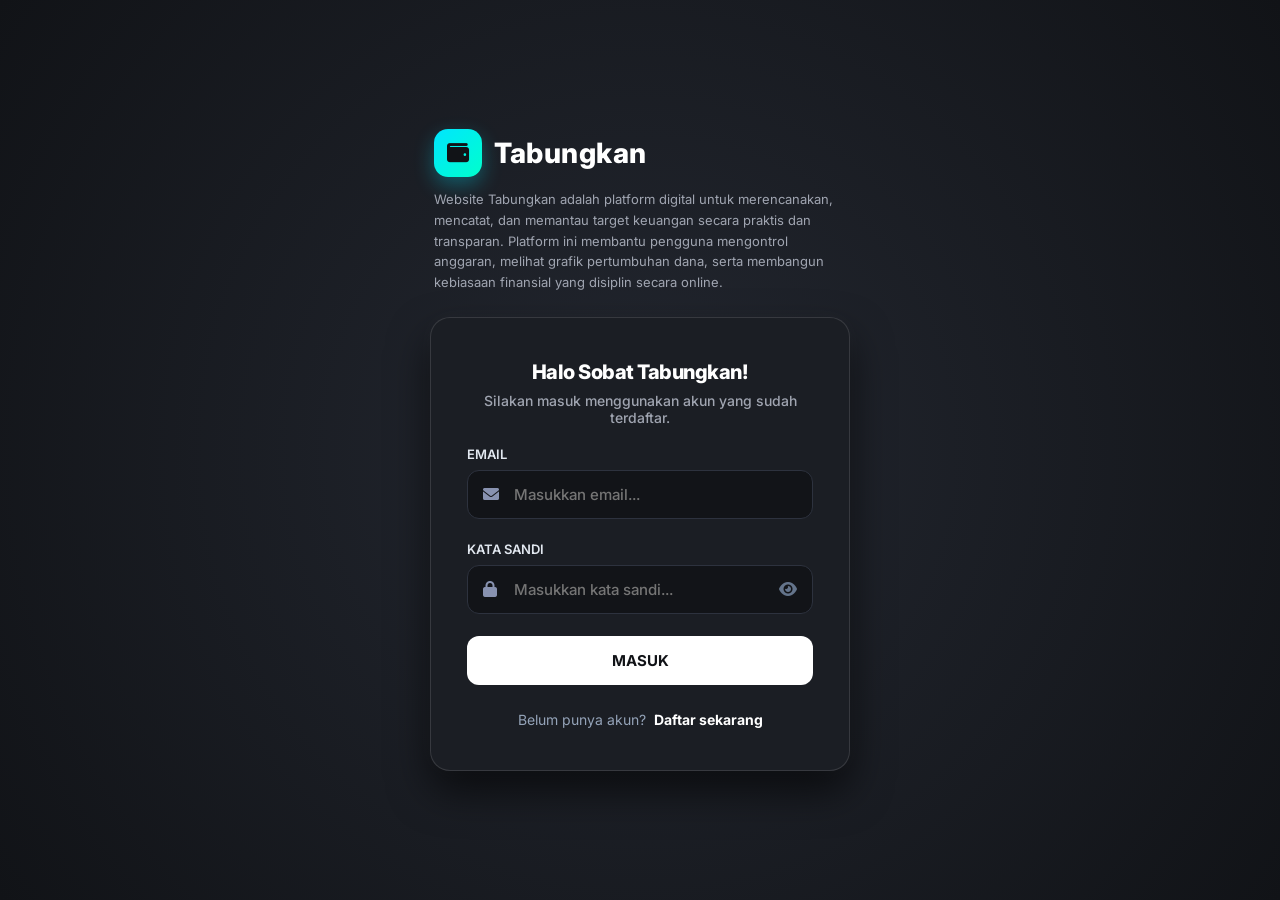
<file: index.html>
<!DOCTYPE html>
<html lang="id">
<head>
    <meta charset="UTF-8">
    <meta name="viewport" content="width=device-width, initial-scale=1.0">
    <title>TABUNGKAN - Login</title>
    <link rel="stylesheet" href="style.css">
    <link rel="stylesheet" href="https://cdnjs.cloudflare.com/ajax/libs/font-awesome/6.0.0/css/all.min.css">
</head>
<body>
    <div style="width: 100%; max-width: 420px; display: flex; flex-direction: column; align-items: stretch;">
        
        <div style="text-align: left; margin-bottom: 24px; padding: 0 4px;">
            <div style="display: flex; align-items: center; gap: 12px; margin-bottom: 12px;">
                <div style="width: 48px; height: 48px; background: linear-gradient(135deg, #00e5ff, #00ffcc); border-radius: 14px; display: flex; justify-content: center; align-items: center; box-shadow: 0 8px 20px rgba(0, 229, 255, 0.3);">
                    <i class="fas fa-wallet" style="color: #111317; font-size: 22px;"></i>
                </div>
                <h1 style="color: #ffffff; font-size: 28px; font-weight: 800; letter-spacing: 0.5px; margin: 0;">Tabungkan</h1>
            </div>
            <p style="color: #a0a5b1; font-size: 13px; line-height: 1.6;">Website Tabungkan adalah platform digital untuk merencanakan, mencatat, dan memantau target keuangan secara praktis dan transparan. Platform ini membantu pengguna mengontrol anggaran, melihat grafik pertumbuhan dana, serta membangun kebiasaan finansial yang disiplin secara online.</p>
        </div>

        <div class="login-container" style="margin-top: 0;">
            <div class="login-header" style="margin-bottom: 20px;">
                <h2 style="font-size: 20px;">Halo Sobat Tabungkan!</h2>
                <p>Silakan masuk menggunakan akun yang sudah terdaftar.</p>
            </div>
            
            <form id="loginForm" class="login-form">
                <div class="input-group">
                    <label for="email">EMAIL</label>
                    <div class="input-field">
                        <i class="fas fa-envelope"></i>
                        <input type="email" id="email" placeholder="Masukkan email..." required>
                    </div>
                </div>

                <div class="input-group">
                    <label for="password">KATA SANDI</label>
                    <div class="input-field">
                        <i class="fas fa-lock"></i>
                        <input type="password" id="password" class="password-input" placeholder="Masukkan kata sandi..." required>
                        <i class="fas fa-eye toggle-password"></i>
                    </div>
                </div>

                <button type="submit" class="login-btn">MASUK</button>

                <div class="register-link">
                    <p>Belum punya akun? <a href="register.html">Daftar sekarang</a></p>
                </div>
            </form>
        </div>

    </div>

    <div id="customPopup" class="popup-overlay">
        <div class="popup-box">
            <i class="fas fa-exclamation-circle"></i>
            <h3>Peringatan!</h3>
            <p>Pesan peringatan di sini...</p>
        </div>
    </div>

    <script src="script.js"></script>
</body>
</html>
</file>
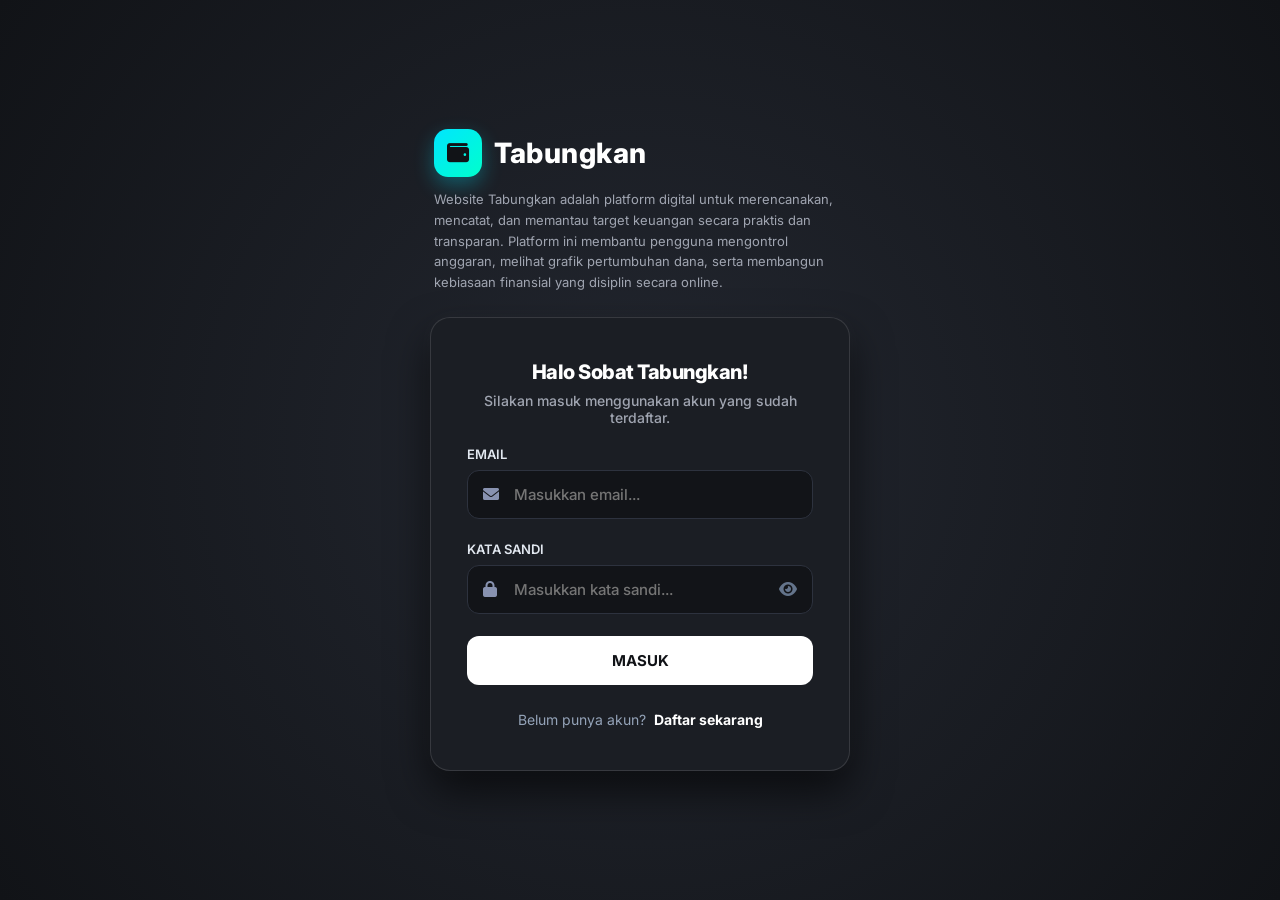
<file: admin.html>
<!DOCTYPE html>
<html lang="id">
<head>
    <meta charset="UTF-8">
    <meta name="viewport" content="width=device-width, initial-scale=1.0">
    <title>TABUNGKAN - Admin Panel</title>
    <link rel="stylesheet" href="style.css">
    <link rel="stylesheet" href="https://cdnjs.cloudflare.com/ajax/libs/font-awesome/6.0.0/css/all.min.css">
</head>
<body>
    <div class="app-container">
        <div class="app-header">
            <div class="logo">
                <i class="fas fa-shield-alt" style="color: #ffcc00;"></i> ADMIN PANEL
            </div>
            <button id="logoutBtn" class="logout-btn-small"><i class="fas fa-sign-out-alt"></i> KELUAR</button>
        </div>

        <div class="summary-card balance-card" style="margin-bottom: 24px;">
            <h3>TOTAL PENGGUNA TERDAFTAR (USER)</h3>
            <h2 id="totalUsersCounter" style="color: #00e5ff; font-size: 48px;">0</h2>
        </div>

        <div class="dashboard-card history-section">
            <h3 class="section-title">DAFTAR AKUN PENGGUNA</h3>
            <div class="transaction-list" id="adminUserList">
                <p class="empty-state">Belum ada user yang mendaftar.</p>
            </div>
        </div>
    </div>

    <script src="script.js"></script>
</body>
</html>
</file>
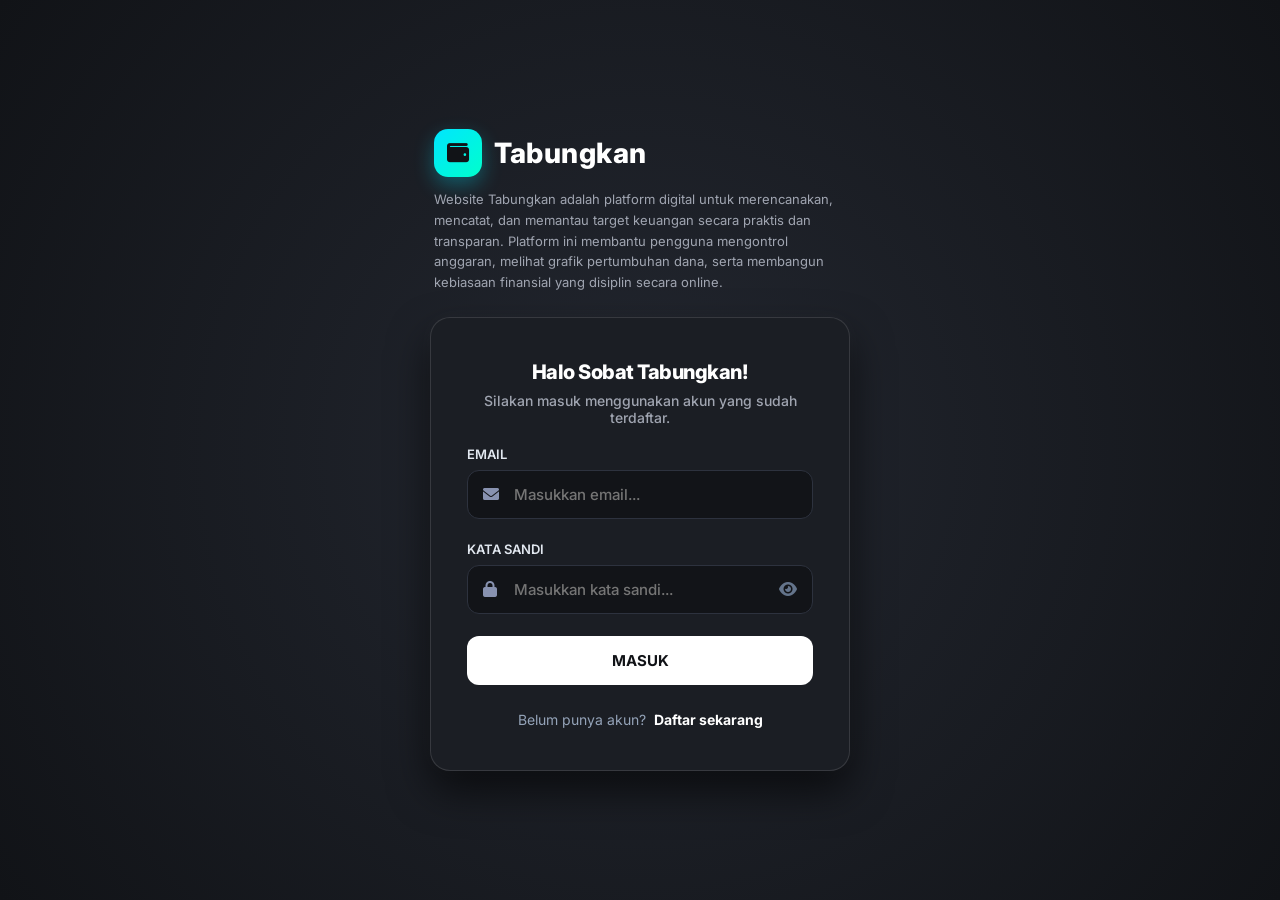
<file: dashboard.html>
<!DOCTYPE html>
<html lang="id">
<head>
    <meta charset="UTF-8">
    <meta name="viewport" content="width=device-width, initial-scale=1.0">
    <title>TABUNGKAN - Dashboard</title>
    <link rel="stylesheet" href="style.css">
    <link rel="stylesheet" href="https://cdnjs.cloudflare.com/ajax/libs/font-awesome/6.0.0/css/all.min.css">
</head>
<body>
    <div class="app-container">
        <div class="app-header">
            <div class="logo">
                <i class="fas fa-wallet"></i> TABUNGKAN
            </div>
            <button id="logoutBtn" class="logout-btn-small"><i class="fas fa-sign-out-alt"></i> KELUAR</button>
        </div>

        <div class="summary-grid">
            <div class="summary-card balance-card">
                <h3>TOTAL SALDO</h3>
                <h2 id="totalBalance">Rp 0</h2>
            </div>
            <div class="summary-card income-card">
                <h3><i class="fas fa-arrow-down"></i> PEMASUKAN</h3>
                <p id="totalIncome">Rp 0</p>
            </div>
            <div class="summary-card expense-card">
                <h3><i class="fas fa-arrow-up"></i> PENGELUARAN</h3>
                <p id="totalExpense">Rp 0</p>
            </div>
        </div>

        <div class="dashboard-content">
            <div class="dashboard-card form-section">
                <h3 class="section-title">TAMBAH TRANSAKSI</h3>
                <form id="transactionForm" class="login-form">
                    <div class="input-group">
                        <label for="trans-name">KATEGORI TRANSAKSI</label>
                        <div class="input-field">
                            <i class="fas fa-tag"></i>
                            <select id="trans-name" required></select>
                            <i class="fas fa-chevron-down chevron-icon"></i>
                        </div>
                    </div>

                    <div class="input-group">
                        <label for="trans-amount">JUMLAH (Rp)</label>
                        <div class="input-field">
                            <i class="fas fa-money-bill-wave"></i>
                            <input type="number" id="trans-amount" placeholder="Masukkan nominal..." required min="1">
                        </div>
                    </div>

                    <div class="input-group">
                        <label>JENIS TRANSAKSI</label>
                        <div class="radio-group">
                            <label class="radio-btn income-radio">
                                <input type="radio" name="trans-type" value="income" checked>
                                <span>PEMASUKAN</span>
                            </label>
                            <label class="radio-btn expense-radio">
                                <input type="radio" name="trans-type" value="expense">
                                <span>PENGELUARAN</span>
                            </label>
                        </div>
                    </div>

                    <button type="submit" class="login-btn">SIMPAN TRANSAKSI</button>
                </form>
            </div>

            <div class="dashboard-card history-section">
                <h3 class="section-title">RIWAYAT TERAKHIR</h3>
                <div class="transaction-list" id="transactionList">
                    <p class="empty-state">Belum ada transaksi dicatat.</p>
                </div>
            </div>
        </div>
    </div>

    <script src="script.js"></script>
</body>
</html>
</file>
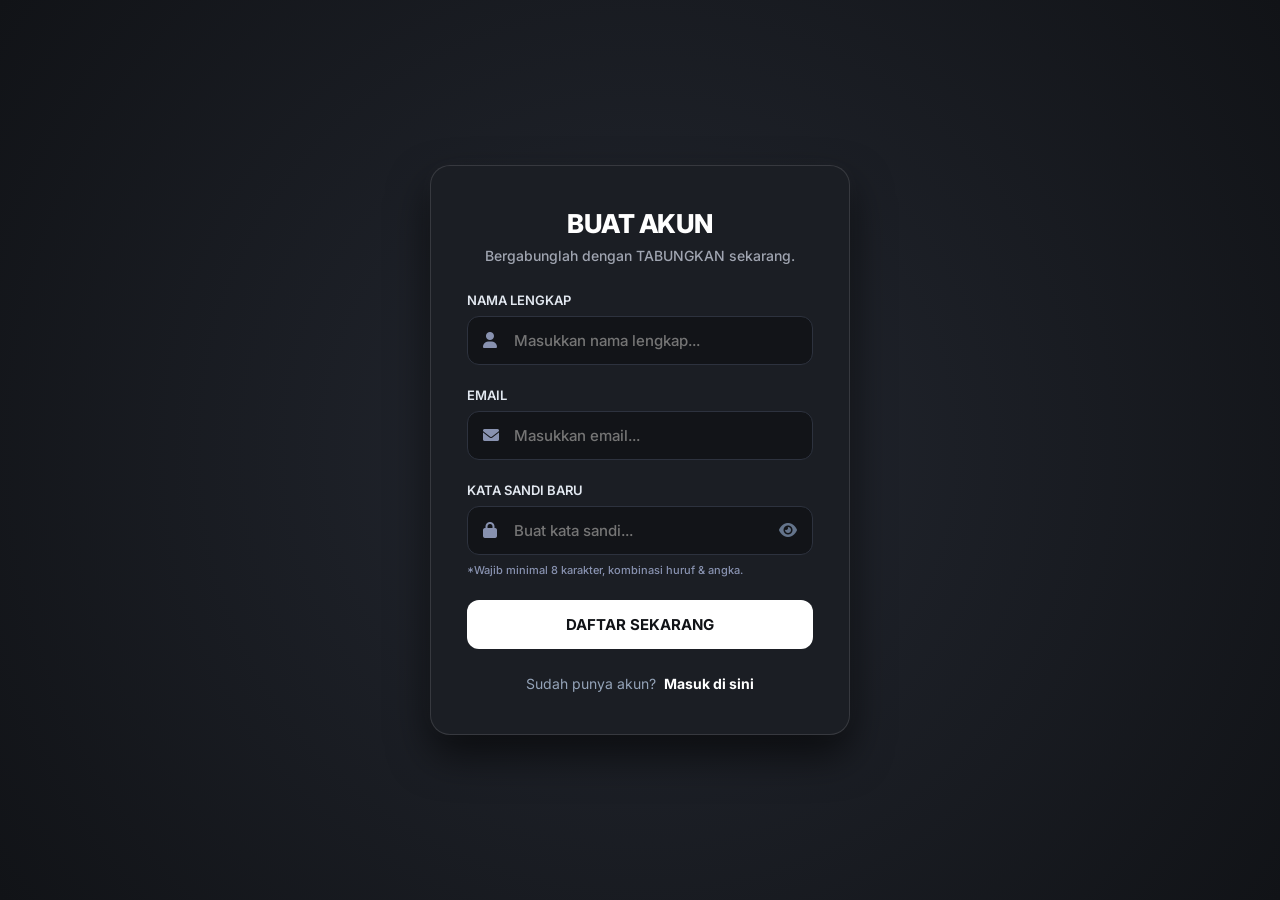
<file: register.html>
<!DOCTYPE html>
<html lang="id">
<head>
    <meta charset="UTF-8">
    <meta name="viewport" content="width=device-width, initial-scale=1.0">
    <title>TABUNGKAN - Daftar Akun</title>
    <link rel="stylesheet" href="style.css">
    <link rel="stylesheet" href="https://cdnjs.cloudflare.com/ajax/libs/font-awesome/6.0.0/css/all.min.css">
</head>
<body>
    <div class="login-container">
        <div class="login-header">
            <h2>BUAT AKUN</h2>
            <p>Bergabunglah dengan TABUNGKAN sekarang.</p>
        </div>
        
        <form id="registerForm" class="login-form">
            <div class="input-group">
                <label for="reg-fullname">NAMA LENGKAP</label>
                <div class="input-field">
                    <i class="fas fa-user"></i>
                    <input type="text" id="reg-fullname" placeholder="Masukkan nama lengkap..." required>
                </div>
            </div>

            <div class="input-group">
                <label for="reg-email">EMAIL</label>
                <div class="input-field">
                    <i class="fas fa-envelope"></i>
                    <input type="email" id="reg-email" placeholder="Masukkan email..." required>
                </div>
            </div>

            <div class="input-group">
                <label for="reg-password">KATA SANDI BARU</label>
                <div class="input-field">
                    <i class="fas fa-lock"></i>
                    <input type="password" id="reg-password" class="password-input" placeholder="Buat kata sandi..." required>
                    <i class="fas fa-eye toggle-password"></i>
                </div>
                <p class="password-hint">*Wajib minimal 8 karakter, kombinasi huruf & angka.</p>
            </div>

            <button type="submit" class="login-btn">DAFTAR SEKARANG</button>

            <div class="register-link">
                <p>Sudah punya akun? <a href="index.html">Masuk di sini</a></p>
            </div>
        </form>
    </div>

    <div id="customPopup" class="popup-overlay">
        <div class="popup-box">
            <i class="fas fa-exclamation-circle"></i>
            <h3>Peringatan!</h3>
            <p>Pesan peringatan di sini...</p>
        </div>
    </div>

    <script src="script.js"></script>
</body>
</html>
</file>
<file: style.css>
@import url('https://fonts.googleapis.com/css2?family=Inter:wght@400;500;600;700;800&display=swap');

* { margin: 0; padding: 0; box-sizing: border-box; font-family: -apple-system, BlinkMacSystemFont, 'SF Pro Display', 'Inter', sans-serif; }

body {
    background: radial-gradient(circle at center, #232730 0%, #111317 100%); min-height: 100vh;
    display: flex; justify-content: center; align-items: center; padding: 20px; color: #ffffff;
    -webkit-font-smoothing: antialiased; -moz-osx-font-smoothing: grayscale;
}

/* Form Login & Register */
.login-container {
    background: #1b1e24; border: 1px solid rgba(255, 255, 255, 0.12); padding: 42px 36px;
    border-radius: 20px; box-shadow: 0 20px 40px rgba(0, 0, 0, 0.6), 0 0 20px rgba(255, 255, 255, 0.03);
    width: 100%; max-width: 420px; animation: fadeIn 0.5s ease-out;
}
@keyframes fadeIn { from { opacity: 0; transform: translateY(-15px) scale(0.98); } to { opacity: 1; transform: translateY(0) scale(1); } }

.login-header { text-align: center; margin-bottom: 28px; }
.login-header h2 { color: #ffffff; font-size: 26px; font-weight: 800; letter-spacing: -0.5px; margin-bottom: 8px; }
.login-header p { color: #a0a5b1; font-size: 14px; font-weight: 500; }

.input-group { margin-bottom: 22px; }
.input-group label { display: block; margin-bottom: 8px; color: #e2e8f0; font-size: 13px; font-weight: 600; }
.input-field { position: relative; display: flex; align-items: center; }
.input-field i:not(.toggle-password):not(.chevron-icon) { position: absolute; left: 16px; color: #8892b0; font-size: 16px; }

.input-field input {
    width: 100%; padding: 14px 16px 14px 46px; background: #121418; border: 1px solid #2d323e;
    border-radius: 12px; color: #ffffff; font-size: 15px; font-weight: 500; outline: none; transition: all 0.3s ease;
}
.input-field input:focus { border-color: #00e5ff; box-shadow: 0 0 0 3px rgba(0, 229, 255, 0.15); background: #161920; }
.input-field input:focus + i { color: #00e5ff; }

.toggle-password { position: absolute; right: 16px; cursor: pointer; color: #64748b; font-size: 16px; }
.toggle-password:hover { color: #ffffff; }

/* Tambahan: Desain Hint Password */
.password-hint {
    font-size: 11px; color: #8892b0; margin-top: 8px; font-weight: 500; line-height: 1.4;
}

.forgot-password { text-align: right; margin-bottom: 24px; }
.forgot-password a { color: #cbd5e1; text-decoration: none; font-size: 13px; font-weight: 600; }
.forgot-password a:hover { color: #00e5ff; }
.register-link { text-align: center; margin-top: 26px; font-size: 14px; color: #94a3b8; }
.register-link a { color: #ffffff; text-decoration: none; font-weight: 700; margin-left: 4px; }
.register-link a:hover { color: #00e5ff; }

.login-btn {
    width: 100%; padding: 15px; background: #ffffff; color: #111317; border: none;
    border-radius: 12px; font-size: 15px; font-weight: 700; cursor: pointer; transition: all 0.3s ease;
}
.login-btn:hover { background: #e2e8f0; transform: translateY(-2px); }
.login-btn:active { transform: translateY(1px); }

/* Dropdown Opsi */
.input-field select {
    width: 100%; padding: 14px 40px 14px 46px; background: #121418; border: 1px solid #2d323e; 
    border-radius: 12px; color: #ffffff; font-size: 15px; font-weight: 600; outline: none; 
    transition: all 0.3s ease; appearance: none; -webkit-appearance: none; cursor: pointer;
}
.input-field select:focus { border-color: #00e5ff; box-shadow: 0 0 0 3px rgba(0, 229, 255, 0.15); background: #161920; }
.input-field select option { background: #1b1e24; color: #ffffff; font-weight: 500; }
.chevron-icon { position: absolute; right: 16px !important; left: auto !important; color: #64748b !important; font-size: 14px !important; pointer-events: none; }
.input-field select:focus ~ .chevron-icon { color: #00e5ff !important; }

/* Dashboard TABUNGKAN */
.app-container { width: 100%; max-width: 900px; animation: fadeIn 0.5s ease-out; }
.app-header {
    display: flex; justify-content: space-between; align-items: center; margin-bottom: 24px; padding: 16px 24px;
    background: #1b1e24; border: 1px solid rgba(255, 255, 255, 0.12); border-radius: 16px; box-shadow: 0 10px 20px rgba(0,0,0,0.3);
}
.logo { font-size: 22px; font-weight: 800; color: #ffffff; letter-spacing: -0.5px; display: flex; align-items: center; gap: 10px; }
.logo i { color: #00e5ff; }
.logout-btn-small {
    background: #2d323e; color: #ff4d4d; border: none; padding: 8px 16px; border-radius: 10px;
    font-weight: 600; font-size: 13px; cursor: pointer; transition: 0.3s;
}
.logout-btn-small:hover { background: #3a3f4d; }

.summary-grid { display: grid; grid-template-columns: repeat(auto-fit, minmax(250px, 1fr)); gap: 20px; margin-bottom: 24px; }
.summary-card { background: #1b1e24; padding: 24px; border-radius: 16px; border: 1px solid rgba(255, 255, 255, 0.08); text-align: center; }
.summary-card h3 { font-size: 13px; color: #8892b0; margin-bottom: 12px; font-weight: 600; }
.balance-card h2 { font-size: 32px; font-weight: 800; color: #ffffff; letter-spacing: -1px; }
.income-card p { font-size: 24px; font-weight: 700; color: #00ffcc; letter-spacing: -0.5px; }
.expense-card p { font-size: 24px; font-weight: 700; color: #ff4d4d; letter-spacing: -0.5px; }

.dashboard-content { display: grid; grid-template-columns: 1fr 1fr; gap: 24px; }
@media (max-width: 768px) { .dashboard-content { grid-template-columns: 1fr; } }
.dashboard-card { background: #1b1e24; padding: 24px; border-radius: 16px; border: 1px solid rgba(255, 255, 255, 0.08); }
.section-title { font-size: 18px; font-weight: 800; margin-bottom: 20px; color: #ffffff; letter-spacing: -0.5px; }

.radio-group { display: flex; gap: 10px; }
.radio-btn {
    flex: 1; text-align: center; padding: 12px; background: #121418; border: 1px solid #2d323e;
    border-radius: 10px; cursor: pointer; transition: 0.3s;
}
.radio-btn input { display: none; }
.radio-btn span { font-size: 13px; font-weight: 600; color: #8892b0; }
.radio-btn input:checked + span { color: #ffffff; }
.income-radio input:checked ~ span { color: #00ffcc; }
.expense-radio input:checked ~ span { color: #ff4d4d; }
.radio-btn:has(input:checked) { border-color: #00e5ff; background: rgba(0, 229, 255, 0.05); }

.transaction-list { max-height: 350px; overflow-y: auto; padding-right: 5px; }
.transaction-list::-webkit-scrollbar { width: 6px; }
.transaction-list::-webkit-scrollbar-thumb { background: #2d323e; border-radius: 4px; }
.transaction-item {
    display: flex; justify-content: space-between; align-items: center; padding: 16px; background: #121418;
    border: 1px solid #2d323e; border-radius: 12px; margin-bottom: 12px; transition: 0.3s;
}
.transaction-item:hover { border-color: rgba(255, 255, 255, 0.2); transform: translateX(4px); }
.trans-info h4 { font-size: 15px; font-weight: 600; color: #ffffff; margin-bottom: 4px; }
.trans-info small { font-size: 12px; color: #8892b0; font-weight: 500; }
.trans-amount { font-weight: 700; font-size: 16px; letter-spacing: -0.5px; }
.amount-income { color: #00ffcc; }
.amount-expense { color: #ff4d4d; }
.empty-state { text-align: center; color: #64748b; font-size: 14px; padding: 20px; font-weight: 500; }

/* Pop-up Peringatan iOS Style */
.popup-overlay {
    position: fixed; top: 0; left: 0; width: 100%; height: 100%;
    background: rgba(0, 0, 0, 0.5); backdrop-filter: blur(5px);
    display: flex; justify-content: center; align-items: center;
    z-index: 1000; opacity: 0; visibility: hidden; transition: 0.3s ease;
}
.popup-overlay.show { opacity: 1; visibility: visible; }
.popup-box {
    background: #1b1e24; padding: 30px; border-radius: 20px; text-align: center;
    max-width: 320px; border: 1px solid rgba(255, 255, 255, 0.1);
    transform: translateY(20px) scale(0.95); transition: 0.3s ease;
}
.popup-overlay.show .popup-box { transform: translateY(0) scale(1); }
.popup-box i { font-size: 45px; color: #ff4d4d; margin-bottom: 16px; }
.popup-box h3 { color: #ffffff; font-size: 20px; margin-bottom: 8px; font-weight: 800; letter-spacing: -0.5px; }
.popup-box p { color: #a0a5b1; font-size: 14px; line-height: 1.5; font-weight: 500; }
</file>
